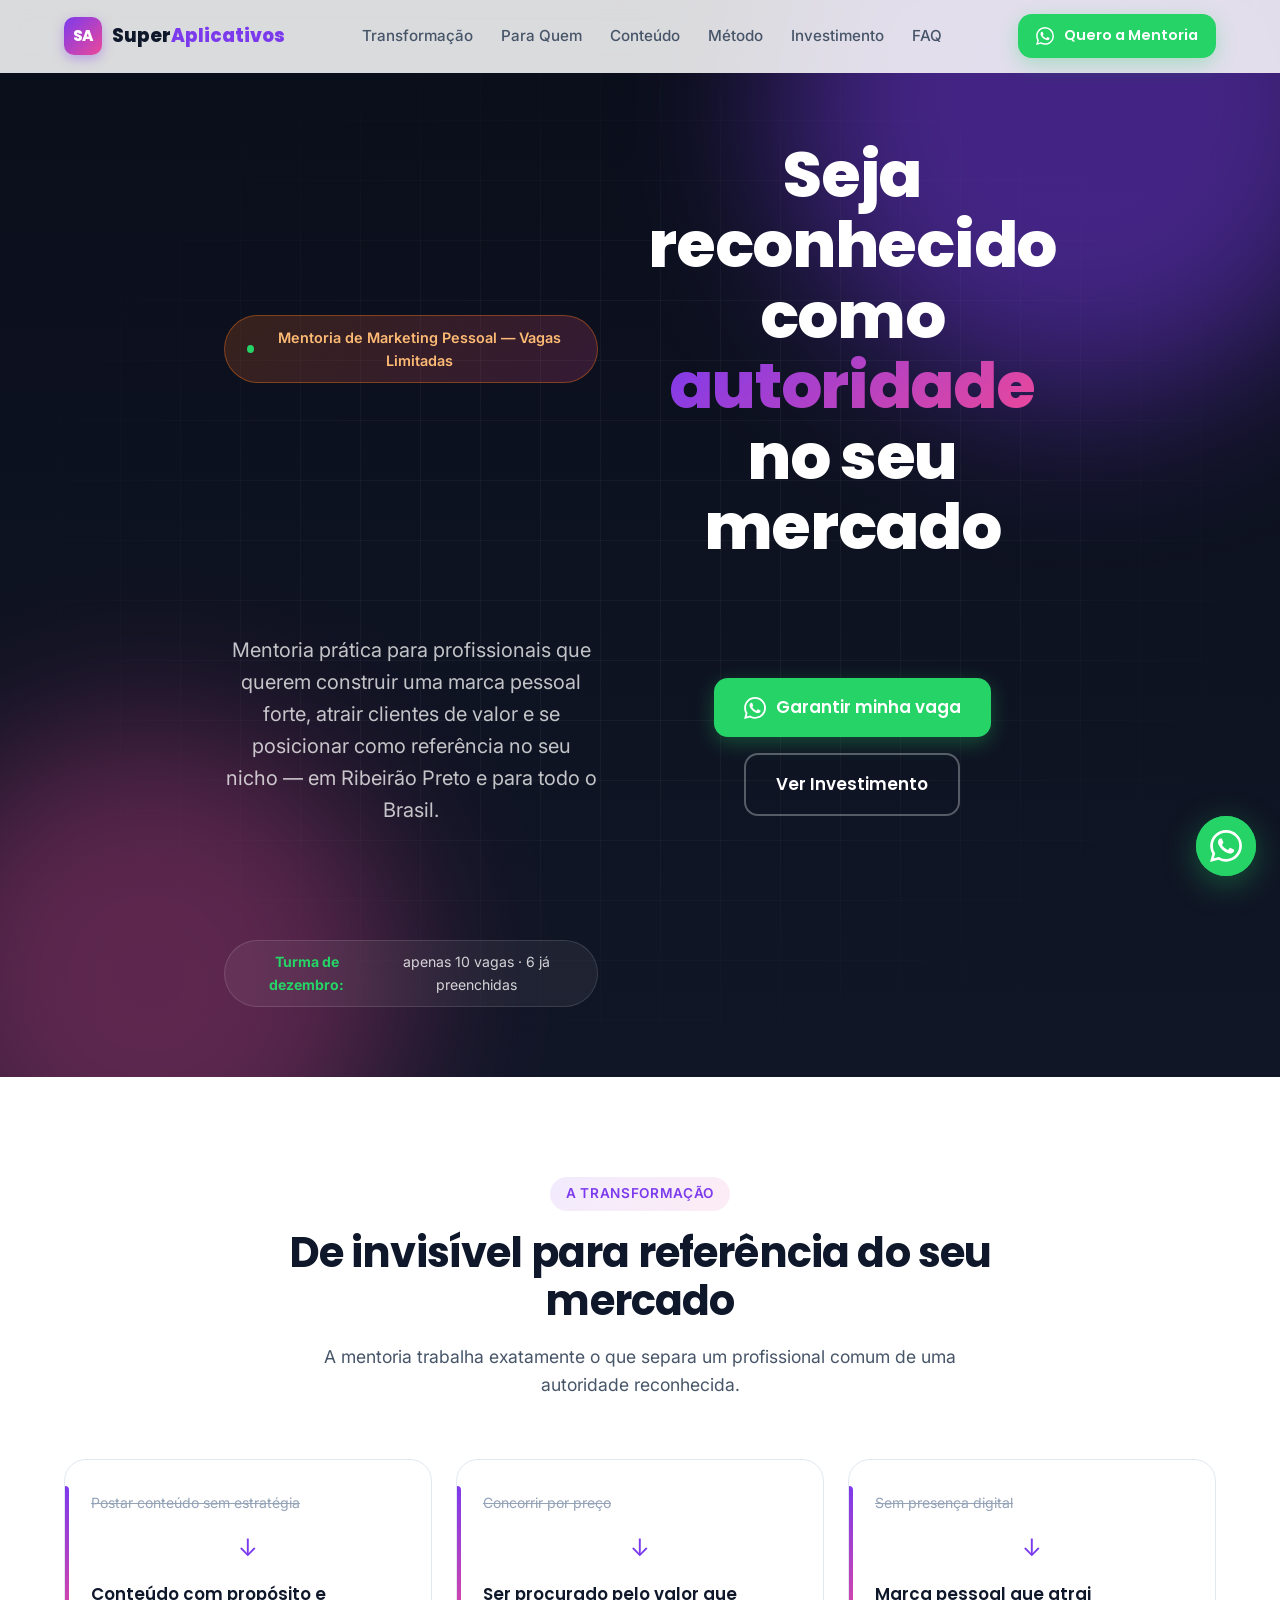
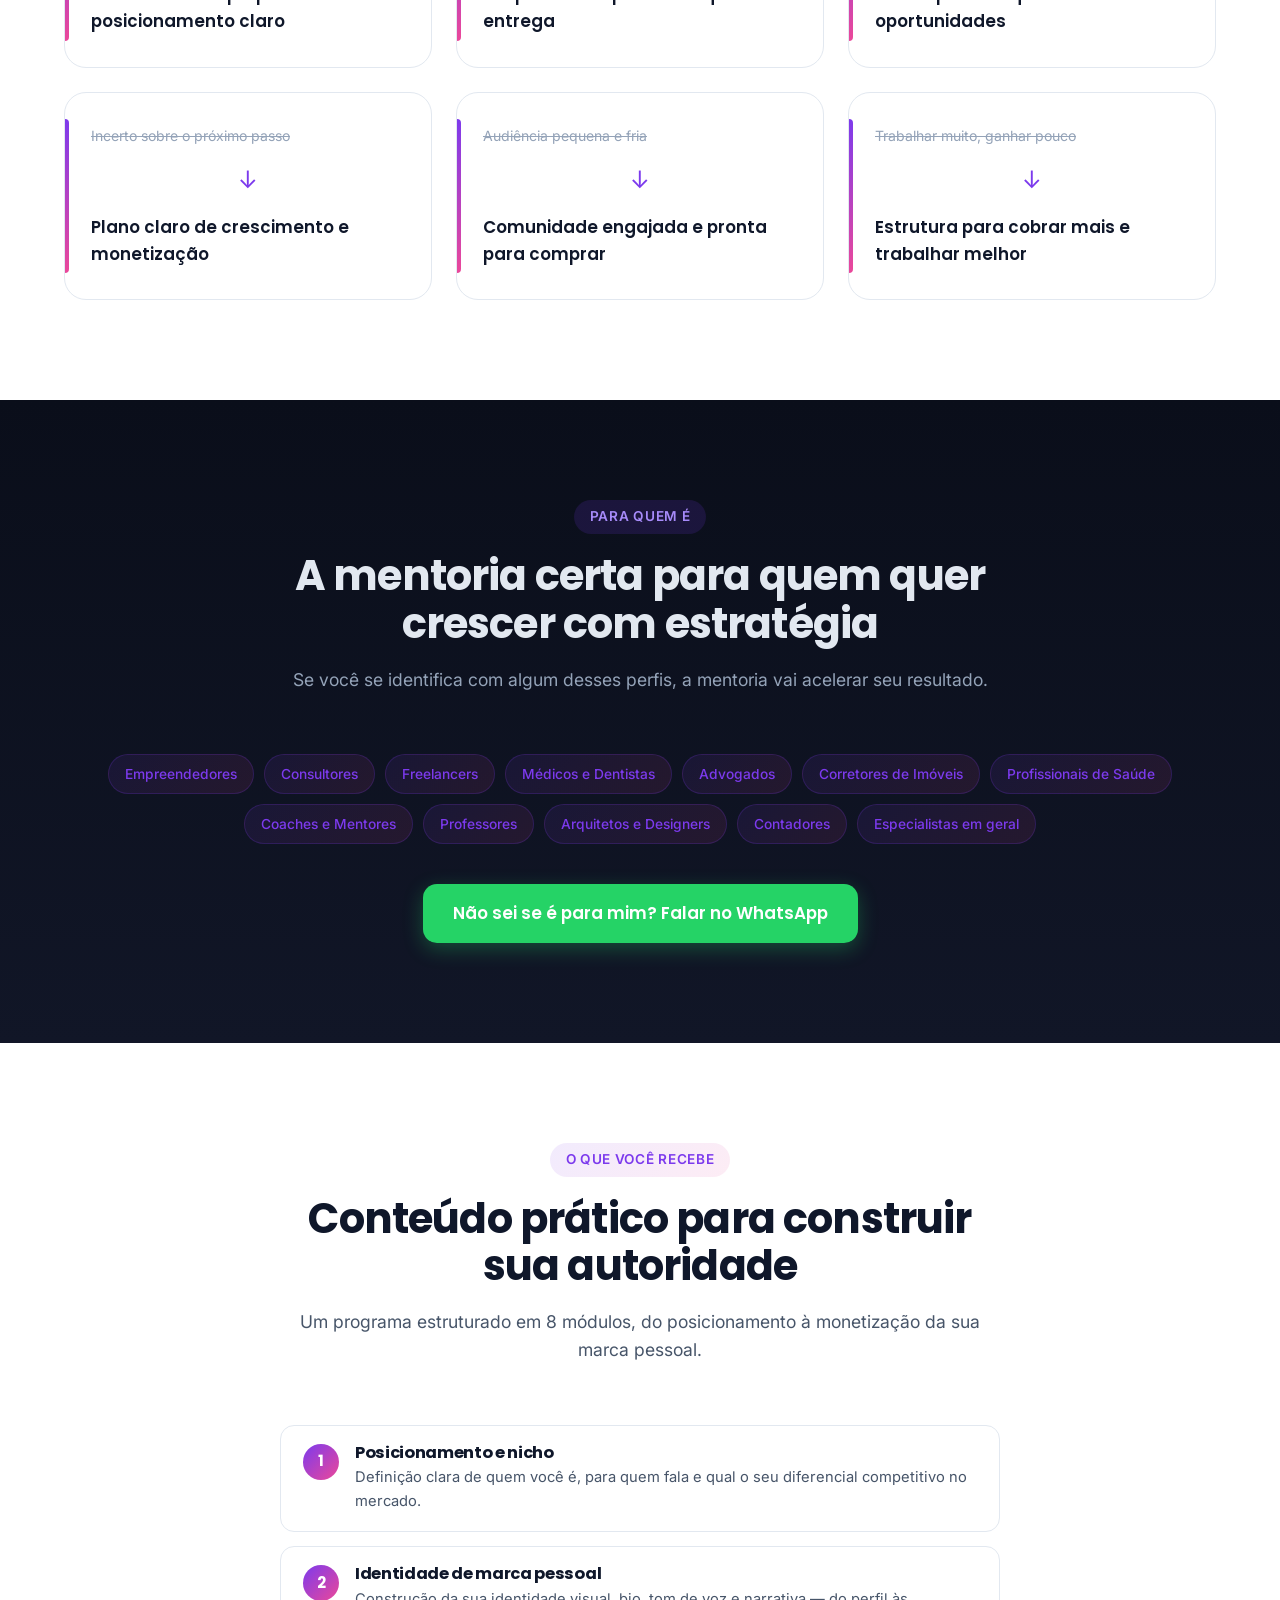
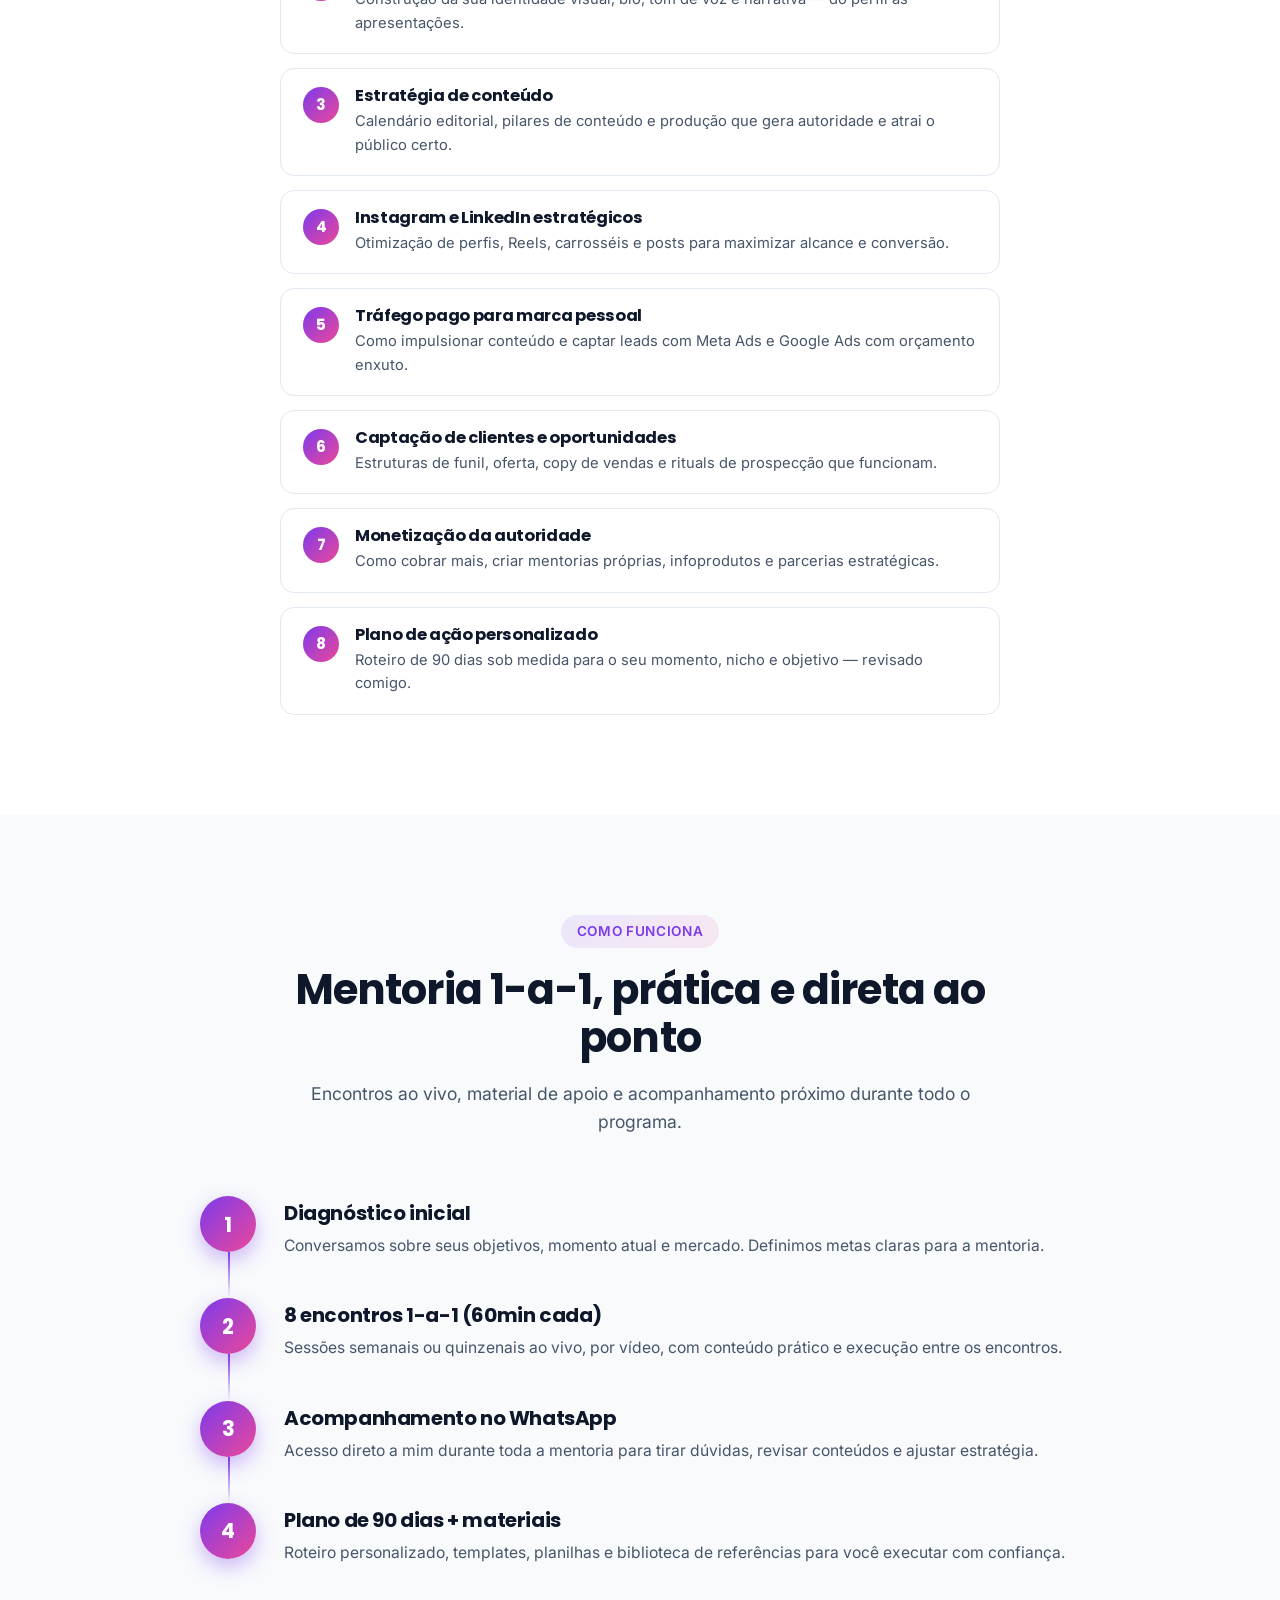
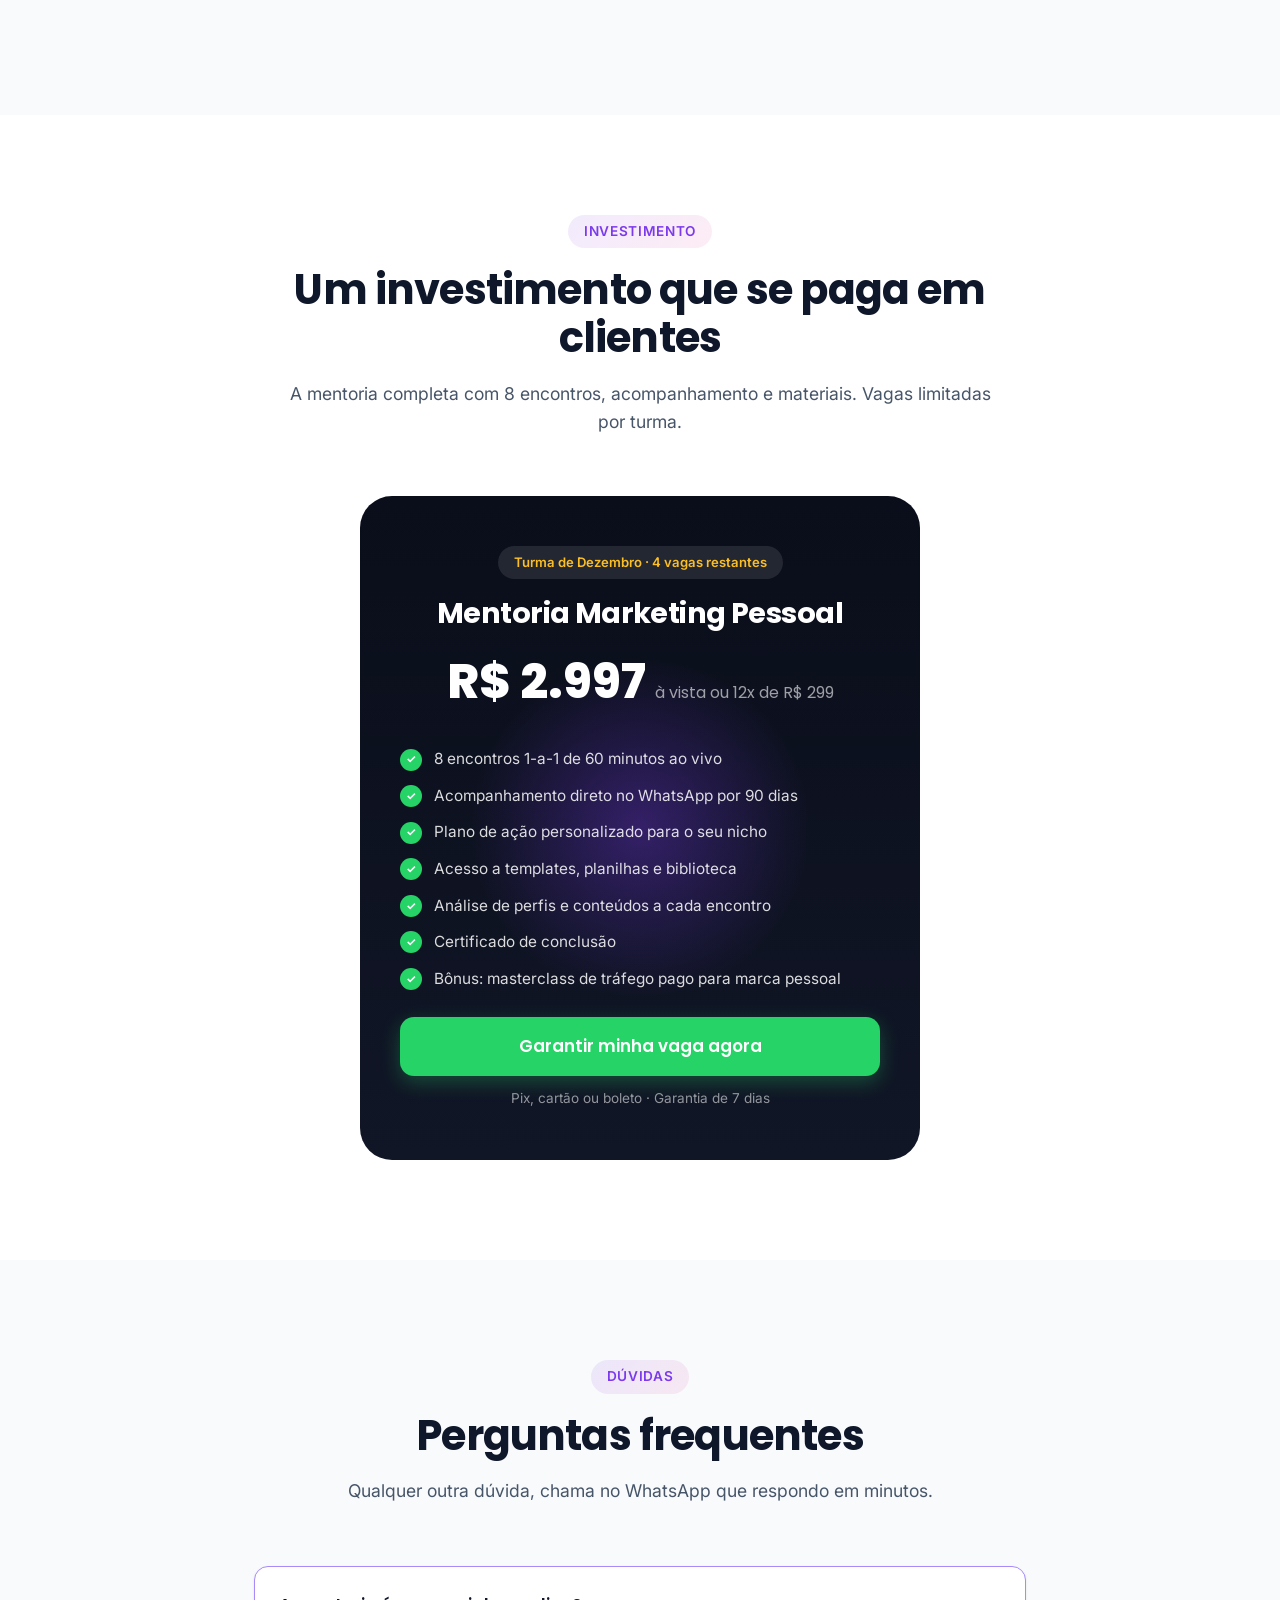
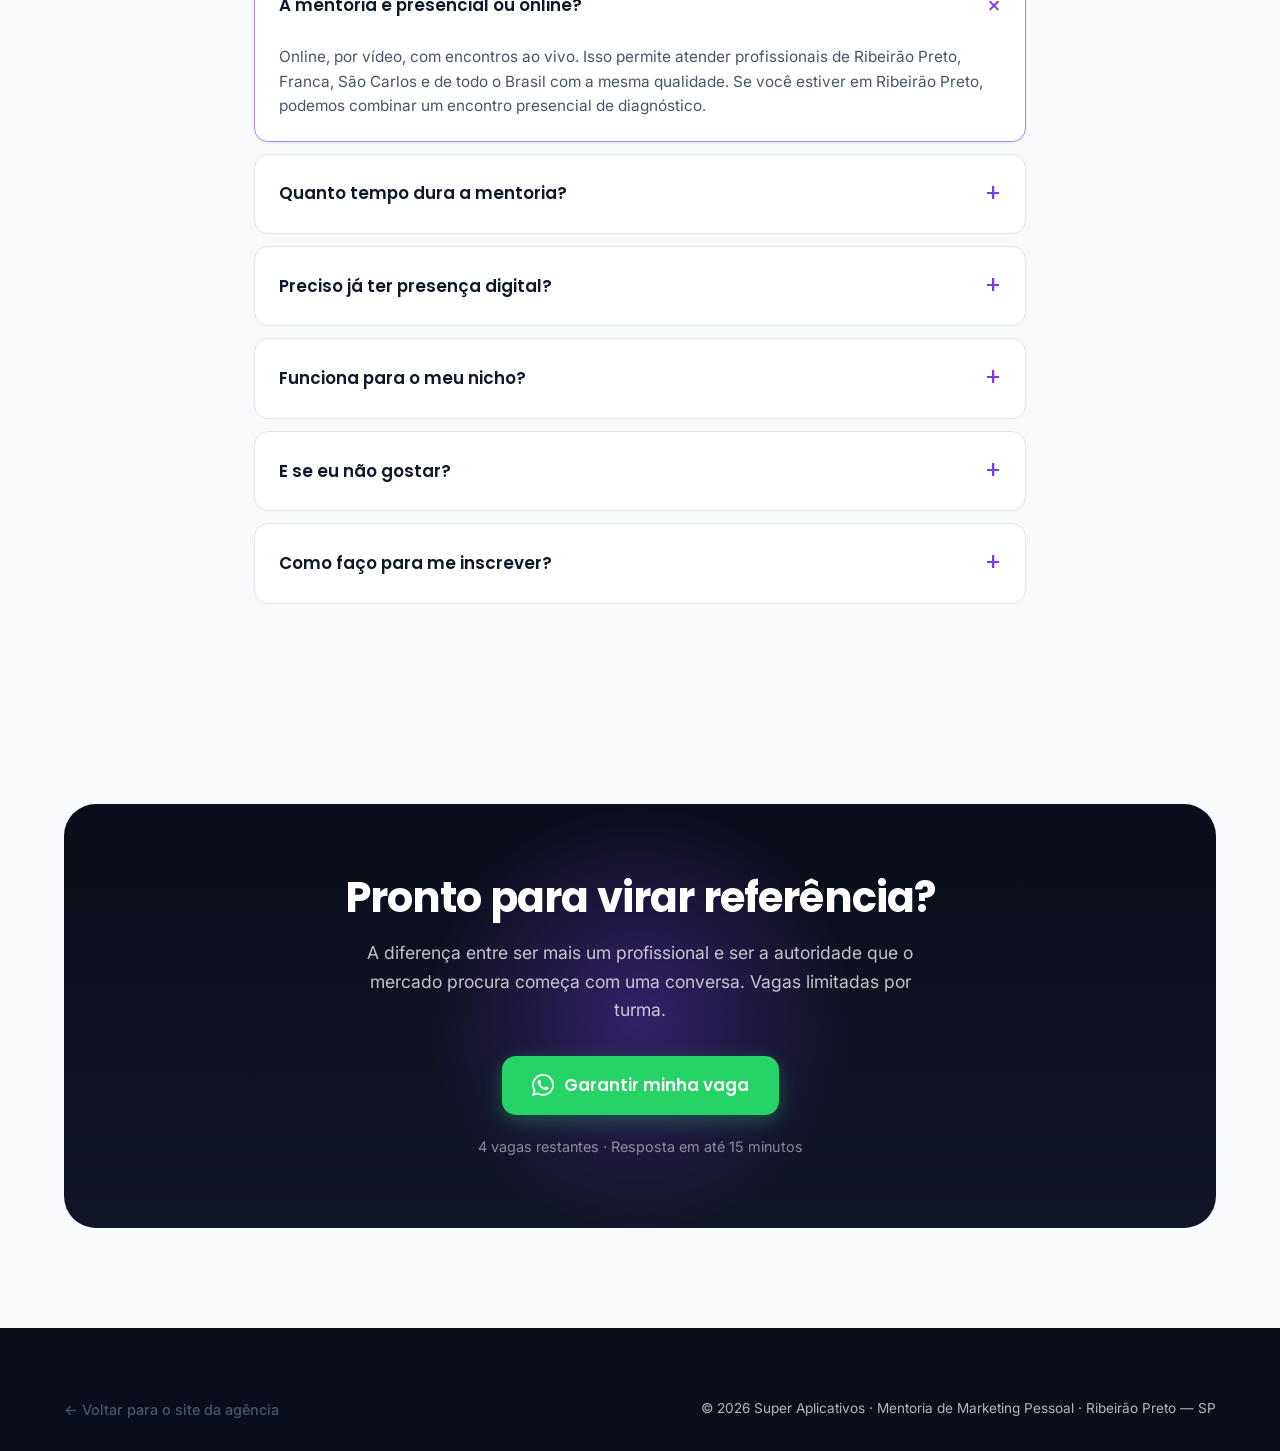
<file: mentoria.html>
<!DOCTYPE html>
<html lang="pt-BR">
<head>
    <meta charset="UTF-8">
    <meta name="viewport" content="width=device-width, initial-scale=1.0">
    <title>Mentoria de Marketing Pessoal | Super Aplicativos</title>
    <meta name="description" content="Mentoria de Marketing Pessoal para você se tornar uma autoridade no seu nicho, atrair clientes e oportunidades. Posicionamento, branding pessoal e estratégia de conteúdo. Vagas limitadas.">
    <meta name="keywords" content="mentoria de marketing pessoal, branding pessoal, marketing pessoal, mentoria de marketing digital, posicionamento pessoal, autoridade, personal branding Ribeirão Preto">
    <meta name="robots" content="index, follow, max-image-preview:large">
    <link rel="canonical" href="https://superaplicativos.github.io/Agencia-de-Marketing/mentoria.html">
    <meta name="google-site-verification" content="Ti_ocqoKkhviHMyl84iGh_a7lhfOhPaRMrYRpkjdWzI" />
    <meta name="geo.region" content="BR-SP">
    <meta name="geo.placename" content="Ribeirão Preto, São Paulo, Brasil">
    <meta property="og:title" content="Mentoria de Marketing Pessoal | Super Aplicativos">
    <meta property="og:description" content="Seja reconhecido como autoridade no seu mercado. Mentoria prática de marketing pessoal e branding.">
    <meta property="og:type" content="website">
    <meta property="og:locale" content="pt_BR">
    <meta property="og:url" content="https://superaplicativos.github.io/Agencia-de-Marketing/mentoria.html">
    <meta property="og:image" content="https://superaplicativos.github.io/Agencia-de-Marketing/assets/img/hero-dashboard.png">
    <meta name="theme-color" content="#7c3aed">
    <link rel="preconnect" href="https://fonts.googleapis.com">
    <link rel="preconnect" href="https://fonts.gstatic.com" crossorigin>
    <link href="https://fonts.googleapis.com/css2?family=Poppins:wght@300;400;500;600;700;800;900&family=Inter:wght@400;500;600;700&display=swap" rel="stylesheet">
    <link rel="stylesheet" href="assets/css/styles.css">
    <link rel="icon" type="image/svg+xml" href="assets/img/favicon.svg">
    <style>
        /* Mentoria-specific styles */
        .mentoria-hero {
            position: relative;
            min-height: 92vh;
            display: flex;
            align-items: center;
            padding: 140px 0 70px;
            background: var(--gradient-dark);
            overflow: hidden;
            color: #fff;
        }
        .mentoria-hero .hero-bg { position: absolute; inset: 0; z-index: 0; }
        .mentoria-hero .hero-content {
            position: relative; z-index: 1; text-align: center; max-width: 880px;
        }
        .mentoria-hero .hero-title { font-size: clamp(2.2rem, 5.5vw, 4rem); margin-bottom: 22px; }
        .mentoria-hero .hero-subtitle { max-width: 680px; margin: 0 auto 34px; }
        .mentoria-hero .hero-cta { justify-content: center; margin-bottom: 0; }
        .mentor-highlight {
            display: inline-flex; align-items: center; gap: 10px;
            padding: 10px 22px; border-radius: 100px;
            background: linear-gradient(135deg, rgba(249,115,22,0.18), rgba(236,72,153,0.18));
            border: 1px solid rgba(249,115,22,0.4);
            font-size: 0.9rem; font-weight: 600; color: #fdba74; margin-bottom: 26px;
        }
        .countdown-bar {
            display: inline-flex; align-items: center; gap: 8px;
            margin-top: 30px; padding: 10px 20px;
            background: rgba(255,255,255,0.06); border: 1px solid rgba(255,255,255,0.12);
            border-radius: 100px; font-size: 0.88rem; color: rgba(255,255,255,0.8);
        }
        .countdown-bar strong { color: var(--color-whatsapp); }
        .transformation-grid {
            display: grid; grid-template-columns: repeat(auto-fit, minmax(280px, 1fr)); gap: 24px;
        }
        .trans-card {
            background: #fff; border: 1px solid var(--color-border); border-radius: var(--radius-lg);
            padding: 32px 26px; transition: all var(--transition); position: relative;
        }
        .trans-card:hover { transform: translateY(-4px); box-shadow: var(--shadow-lg); border-color: var(--color-primary-light); }
        .trans-card::before {
            content: ''; position: absolute; left: 0; top: 26px; bottom: 26px; width: 4px;
            background: var(--gradient-brand); border-radius: 0 4px 4px 0;
        }
        .trans-from { color: var(--color-text-muted); font-size: 0.88rem; text-decoration: line-through; margin-bottom: 6px; }
        .trans-to { color: var(--color-text); font-size: 1.05rem; font-weight: 600; font-family: var(--font-heading); }
        .trans-arrow { text-align: center; color: var(--color-primary); font-size: 1.5rem; margin: 14px 0; }
        .includes-list { display: grid; grid-template-columns: 1fr; gap: 14px; max-width: 720px; margin: 0 auto; }
        .include-item {
            display: flex; align-items: flex-start; gap: 16px; padding: 18px 22px;
            background: #fff; border: 1px solid var(--color-border); border-radius: var(--radius-md);
            transition: all var(--transition);
        }
        .include-item:hover { border-color: var(--color-primary-light); box-shadow: var(--shadow-sm); }
        .include-num {
            flex-shrink: 0; width: 36px; height: 36px; border-radius: 50%;
            background: var(--gradient-brand); color: #fff; display: flex; align-items: center; justify-content: center;
            font-family: var(--font-heading); font-weight: 700; font-size: 0.95rem;
        }
        .include-item h4 { font-size: 1.02rem; margin-bottom: 4px; }
        .include-item p { font-size: 0.92rem; color: var(--color-text-soft); margin: 0; }
        .pricing-box {
            max-width: 560px; margin: 0 auto; background: var(--gradient-dark);
            border-radius: var(--radius-xl); padding: 50px 40px; text-align: center;
            color: #fff; position: relative; overflow: hidden;
        }
        .pricing-box::before {
            content: ''; position: absolute; top: 50%; left: 50%; width: 400px; height: 400px;
            background: radial-gradient(circle, rgba(124,58,237,0.35) 0%, transparent 60%);
            transform: translate(-50%, -50%); z-index: 0;
        }
        .pricing-box > * { position: relative; z-index: 1; }
        .pricing-tag {
            display: inline-block; padding: 6px 16px; background: rgba(255,255,255,0.1);
            border-radius: 100px; font-size: 0.82rem; font-weight: 600; margin-bottom: 18px; color: #fbbf24;
        }
        .pricing-title { font-size: 1.8rem; margin-bottom: 10px; }
        .pricing-price { font-family: var(--font-heading); font-size: 3rem; font-weight: 800; margin: 14px 0; }
        .pricing-price small { font-size: 1rem; font-weight: 400; opacity: 0.6; }
        .pricing-features { text-align: left; margin: 26px 0; display: grid; gap: 12px; }
        .pricing-features li { display: flex; align-items: center; gap: 12px; font-size: 0.96rem; color: rgba(255,255,255,0.85); }
        .pricing-features li::before {
            content: '✓'; width: 22px; height: 22px; background: var(--color-whatsapp);
            border-radius: 50%; display: flex; align-items: center; justify-content: center;
            font-size: 0.72rem; font-weight: 700; color: #fff; flex-shrink: 0;
        }
        .back-link {
            display: inline-flex; align-items: center; gap: 8px; color: var(--color-text-soft);
            font-size: 0.9rem; font-weight: 500; transition: color var(--transition);
        }
        .back-link:hover { color: var(--color-primary); }
        .audience-tags { display: flex; flex-wrap: wrap; gap: 10px; justify-content: center; margin-top: 14px; }
        .audience-tags span {
            padding: 8px 16px; background: var(--gradient-brand-soft); border: 1px solid rgba(124,58,237,0.2);
            border-radius: 100px; font-size: 0.86rem; font-weight: 500; color: var(--color-primary);
        }
        @media (max-width: 768px) {
            .mentoria-hero { min-height: auto; padding: 120px 0 50px; }
            .pricing-box { padding: 36px 24px; }
            .pricing-price { font-size: 2.4rem; }
        }
    </style>
</head>
<body>

    <!-- HEADER -->
    <header class="header" id="header">
        <div class="container header-container">
            <a href="index.html" class="logo">
                <span class="logo-mark">SA</span>
                <span class="logo-text">Super<span>Aplicativos</span></span>
            </a>
            <nav class="nav" id="nav">
                <a href="#transformacao">Transformação</a>
                <a href="#para-quem">Para Quem</a>
                <a href="#conteudo">Conteúdo</a>
                <a href="#metodo">Método</a>
                <a href="#investimento">Investimento</a>
                <a href="#faq">FAQ</a>
            </nav>
            <a href="https://wa.me/5511966161611?text=Ol%C3%A1!%20Quero%20saber%20mais%20sobre%20a%20Mentoria%20de%20Marketing%20Pessoal." class="btn btn-whatsapp header-cta" target="_blank" rel="noopener">
                <svg viewBox="0 0 24 24" width="18" height="18" fill="currentColor"><path d="M17.472 14.382c-.297-.149-1.758-.867-2.03-.967-.273-.099-.471-.148-.67.15-.197.297-.767.966-.94 1.164-.173.199-.347.223-.644.075-.297-.15-1.255-.463-2.39-1.475-.883-.788-1.48-1.761-1.653-2.059-.173-.297-.018-.458.13-.608.134-.133.298-.347.446-.52.149-.174.198-.298.298-.497.099-.198.05-.371-.025-.52-.075-.149-.669-1.612-.916-2.207-.242-.579-.487-.5-.669-.51l-.57-.01c-.198 0-.52.074-.792.372-.272.297-1.04 1.016-1.04 2.479 0 1.462 1.065 2.875 1.213 3.074.149.198 2.096 3.2 5.077 4.487.709.306 1.262.489 1.694.625.712.227 1.36.195 1.871.118.571-.085 1.758-.719 2.006-1.413.248-.694.248-1.289.173-1.413-.074-.124-.272-.198-.57-.347m-5.421 7.403h-.004a9.87 9.87 0 01-5.031-1.378l-.361-.214-3.741.982.998-3.648-.235-.374a9.86 9.86 0 01-1.51-5.26c.001-5.45 4.436-9.884 9.888-9.884 2.64 0 5.122 1.03 6.988 2.898a9.825 9.825 0 012.893 6.994c-.003 5.45-4.437 9.884-9.885 9.884m8.413-18.297A11.815 11.815 0 0012.05 0C5.495 0 .16 5.335.157 11.892c0 2.096.547 4.142 1.588 5.945L.057 24l6.305-1.654a11.882 11.882 0 005.683 1.448h.005c6.554 0 11.89-5.335 11.893-11.893a11.821 11.821 0 00-3.48-8.413z"/></svg>
                <span>Quero a Mentoria</span>
            </a>
            <button class="menu-toggle" id="menuToggle" aria-label="Abrir menu">
                <span></span><span></span><span></span>
            </button>
        </div>
    </header>

    <!-- HERO MENTORIA -->
    <section class="mentoria-hero" id="hero">
        <div class="hero-bg">
            <div class="hero-glow glow-1"></div>
            <div class="hero-glow glow-2"></div>
            <div class="hero-grid"></div>
        </div>
        <div class="container hero-content">
            <div class="mentor-highlight">
                <span class="pulse-dot"></span>
                Mentoria de Marketing Pessoal — Vagas Limitadas
            </div>
            <h1 class="hero-title">
                Seja reconhecido como <span class="gradient-text">autoridade</span> no seu mercado
            </h1>
            <p class="hero-subtitle">
                Mentoria prática para profissionais que querem construir uma marca pessoal forte,
                atrair clientes de valor e se posicionar como referência no seu nicho — em Ribeirão Preto
                e para todo o Brasil.
            </p>
            <div class="hero-cta">
                <a href="https://wa.me/5511966161611?text=Ol%C3%A1!%20Quero%20garantir%20minha%20vaga%20na%20Mentoria%20de%20Marketing%20Pessoal.%20Pode%20me%20passar%20detalhes?" class="btn btn-whatsapp btn-lg btn-glow" target="_blank" rel="noopener">
                    <svg viewBox="0 0 24 24" width="22" height="22" fill="currentColor"><path d="M17.472 14.382c-.297-.149-1.758-.867-2.03-.967-.273-.099-.471-.148-.67.15-.197.297-.767.966-.94 1.164-.173.199-.347.223-.644.075-.297-.15-1.255-.463-2.39-1.475-.883-.788-1.48-1.761-1.653-2.059-.173-.297-.018-.458.13-.608.134-.133.298-.347.446-.52.149-.174.198-.298.298-.497.099-.198.05-.371-.025-.52-.075-.149-.669-1.612-.916-2.207-.242-.579-.487-.5-.669-.51l-.57-.01c-.198 0-.52.074-.792.372-.272.297-1.04 1.016-1.04 2.479 0 1.462 1.065 2.875 1.213 3.074.149.198 2.096 3.2 5.077 4.487.709.306 1.262.489 1.694.625.712.227 1.36.195 1.871.118.571-.085 1.758-.719 2.006-1.413.248-.694.248-1.289.173-1.413-.074-.124-.272-.198-.57-.347m-5.421 7.403h-.004a9.87 9.87 0 01-5.031-1.378l-.361-.214-3.741.982.998-3.648-.235-.374a9.86 9.86 0 01-1.51-5.26c.001-5.45 4.436-9.884 9.888-9.884 2.64 0 5.122 1.03 6.988 2.898a9.825 9.825 0 012.893 6.994c-.003 5.45-4.437 9.884-9.885 9.884m8.413-18.297A11.815 11.815 0 0012.05 0C5.495 0 .16 5.335.157 11.892c0 2.096.547 4.142 1.588 5.945L.057 24l6.305-1.654a11.882 11.882 0 005.683 1.448h.005c6.554 0 11.89-5.335 11.893-11.893a11.821 11.821 0 00-3.48-8.413z"/></svg>
                    Garantir minha vaga
                </a>
                <a href="#investimento" class="btn btn-outline btn-lg">Ver Investimento</a>
            </div>
            <div class="countdown-bar">
                <strong>Turma de dezembro:</strong> apenas 10 vagas · 6 já preenchidas
            </div>
        </div>
    </section>

    <!-- TRANSFORMAÇÃO -->
    <section class="services section" id="transformacao">
        <div class="container">
            <div class="section-header">
                <span class="section-tag">A Transformação</span>
                <h2 class="section-title">De invisível para referência do seu mercado</h2>
                <p class="section-subtitle">A mentoria trabalha exatamente o que separa um profissional comum de uma autoridade reconhecida.</p>
            </div>
            <div class="transformation-grid">
                <div class="trans-card">
                    <div class="trans-from">Postar conteúdo sem estratégia</div>
                    <div class="trans-arrow">↓</div>
                    <div class="trans-to">Conteúdo com propósito e posicionamento claro</div>
                </div>
                <div class="trans-card">
                    <div class="trans-from">Concorrir por preço</div>
                    <div class="trans-arrow">↓</div>
                    <div class="trans-to">Ser procurado pelo valor que entrega</div>
                </div>
                <div class="trans-card">
                    <div class="trans-from">Sem presença digital</div>
                    <div class="trans-arrow">↓</div>
                    <div class="trans-to">Marca pessoal que atrai oportunidades</div>
                </div>
                <div class="trans-card">
                    <div class="trans-from">Incerto sobre o próximo passo</div>
                    <div class="trans-arrow">↓</div>
                    <div class="trans-to">Plano claro de crescimento e monetização</div>
                </div>
                <div class="trans-card">
                    <div class="trans-from">Audiência pequena e fria</div>
                    <div class="trans-arrow">↓</div>
                    <div class="trans-to">Comunidade engajada e pronta para comprar</div>
                </div>
                <div class="trans-card">
                    <div class="trans-from">Trabalhar muito, ganhar pouco</div>
                    <div class="trans-arrow">↓</div>
                    <div class="trans-to">Estrutura para cobrar mais e trabalhar melhor</div>
                </div>
            </div>
        </div>
    </section>

    <!-- PARA QUEM É -->
    <section class="differentials section section-dark" id="para-quem">
        <div class="container">
            <div class="section-header section-header-light">
                <span class="section-tag">Para Quem É</span>
                <h2 class="section-title">A mentoria certa para quem quer crescer com estratégia</h2>
                <p class="section-subtitle">Se você se identifica com algum desses perfis, a mentoria vai acelerar seu resultado.</p>
            </div>
            <div class="audience-tags">
                <span>Empreendedores</span>
                <span>Consultores</span>
                <span>Freelancers</span>
                <span>Médicos e Dentistas</span>
                <span>Advogados</span>
                <span>Corretores de Imóveis</span>
                <span>Profissionais de Saúde</span>
                <span>Coaches e Mentores</span>
                <span>Professores</span>
                <span>Arquitetos e Designers</span>
                <span>Contadores</span>
                <span>Especialistas em geral</span>
            </div>
            <div style="text-align:center; margin-top: 40px;">
                <a href="https://wa.me/5511966161611?text=Ol%C3%A1!%20Sou%20[seu%20profiss%C3%A3o]%20e%20quero%20saber%20se%20a%20Mentoria%20de%20Marketing%20Pessoal%20%C3%A9%20para%20mim." class="btn btn-whatsapp btn-lg" target="_blank" rel="noopener">
                    Não sei se é para mim? Falar no WhatsApp
                </a>
            </div>
        </div>
    </section>

    <!-- CONTEÚDO DA MENTORIA -->
    <section class="services section" id="conteudo">
        <div class="container">
            <div class="section-header">
                <span class="section-tag">O Que Você Recebe</span>
                <h2 class="section-title">Conteúdo prático para construir sua autoridade</h2>
                <p class="section-subtitle">Um programa estruturado em 8 módulos, do posicionamento à monetização da sua marca pessoal.</p>
            </div>
            <div class="includes-list">
                <div class="include-item">
                    <div class="include-num">1</div>
                    <div>
                        <h4>Posicionamento e nicho</h4>
                        <p>Definição clara de quem você é, para quem fala e qual o seu diferencial competitivo no mercado.</p>
                    </div>
                </div>
                <div class="include-item">
                    <div class="include-num">2</div>
                    <div>
                        <h4>Identidade de marca pessoal</h4>
                        <p>Construção da sua identidade visual, bio, tom de voz e narrativa — do perfil às apresentações.</p>
                    </div>
                </div>
                <div class="include-item">
                    <div class="include-num">3</div>
                    <div>
                        <h4>Estratégia de conteúdo</h4>
                        <p>Calendário editorial, pilares de conteúdo e produção que gera autoridade e atrai o público certo.</p>
                    </div>
                </div>
                <div class="include-item">
                    <div class="include-num">4</div>
                    <div>
                        <h4>Instagram e LinkedIn estratégicos</h4>
                        <p>Otimização de perfis, Reels, carrosséis e posts para maximizar alcance e conversão.</p>
                    </div>
                </div>
                <div class="include-item">
                    <div class="include-num">5</div>
                    <div>
                        <h4>Tráfego pago para marca pessoal</h4>
                        <p>Como impulsionar conteúdo e captar leads com Meta Ads e Google Ads com orçamento enxuto.</p>
                    </div>
                </div>
                <div class="include-item">
                    <div class="include-num">6</div>
                    <div>
                        <h4>Captação de clientes e oportunidades</h4>
                        <p>Estruturas de funil, oferta, copy de vendas e rituals de prospecção que funcionam.</p>
                    </div>
                </div>
                <div class="include-item">
                    <div class="include-num">7</div>
                    <div>
                        <h4>Monetização da autoridade</h4>
                        <p>Como cobrar mais, criar mentorias próprias, infoprodutos e parcerias estratégicas.</p>
                    </div>
                </div>
                <div class="include-item">
                    <div class="include-num">8</div>
                    <div>
                        <h4>Plano de ação personalizado</h4>
                        <p>Roteiro de 90 dias sob medida para o seu momento, nicho e objetivo — revisado comigo.</p>
                    </div>
                </div>
            </div>
        </div>
    </section>

    <!-- MÉTODO -->
    <section class="process section" id="metodo">
        <div class="container">
            <div class="section-header">
                <span class="section-tag">Como Funciona</span>
                <h2 class="section-title">Mentoria 1-a-1, prática e direta ao ponto</h2>
                <p class="section-subtitle">Encontros ao vivo, material de apoio e acompanhamento próximo durante todo o programa.</p>
            </div>
            <div class="process-timeline">
                <div class="process-step">
                    <div class="process-marker"><span class="process-num">1</span></div>
                    <div class="process-content">
                        <h3>Diagnóstico inicial</h3>
                        <p>Conversamos sobre seus objetivos, momento atual e mercado. Definimos metas claras para a mentoria.</p>
                    </div>
                </div>
                <div class="process-step">
                    <div class="process-marker"><span class="process-num">2</span></div>
                    <div class="process-content">
                        <h3>8 encontros 1-a-1 (60min cada)</h3>
                        <p>Sessões semanais ou quinzenais ao vivo, por vídeo, com conteúdo prático e execução entre os encontros.</p>
                    </div>
                </div>
                <div class="process-step">
                    <div class="process-marker"><span class="process-num">3</span></div>
                    <div class="process-content">
                        <h3>Acompanhamento no WhatsApp</h3>
                        <p>Acesso direto a mim durante toda a mentoria para tirar dúvidas, revisar conteúdos e ajustar estratégia.</p>
                    </div>
                </div>
                <div class="process-step">
                    <div class="process-marker"><span class="process-num">4</span></div>
                    <div class="process-content">
                        <h3>Plano de 90 dias + materiais</h3>
                        <p>Roteiro personalizado, templates, planilhas e biblioteca de referências para você executar com confiança.</p>
                    </div>
                </div>
            </div>
        </div>
    </section>

    <!-- INVESTIMENTO -->
    <section class="results section" id="investimento">
        <div class="container">
            <div class="section-header">
                <span class="section-tag">Investimento</span>
                <h2 class="section-title">Um investimento que se paga em clientes</h2>
                <p class="section-subtitle">A mentoria completa com 8 encontros, acompanhamento e materiais. Vagas limitadas por turma.</p>
            </div>
            <div class="pricing-box">
                <div class="pricing-tag">Turma de Dezembro · 4 vagas restantes</div>
                <h3 class="pricing-title">Mentoria Marketing Pessoal</h3>
                <div class="pricing-price">
                    R$ 2.997 <small>à vista ou 12x de R$ 299</small>
                </div>
                <ul class="pricing-features">
                    <li>8 encontros 1-a-1 de 60 minutos ao vivo</li>
                    <li>Acompanhamento direto no WhatsApp por 90 dias</li>
                    <li>Plano de ação personalizado para o seu nicho</li>
                    <li>Acesso a templates, planilhas e biblioteca</li>
                    <li>Análise de perfis e conteúdos a cada encontro</li>
                    <li>Certificado de conclusão</li>
                    <li>Bônus: masterclass de tráfego pago para marca pessoal</li>
                </ul>
                <a href="https://wa.me/5511966161611?text=Ol%C3%A1!%20Quero%20garantir%20minha%20vaga%20na%20Mentoria%20de%20Marketing%20Pessoal.%20Pode%20me%20enviar%20o%20link%20de%20pagamento%3F" class="btn btn-whatsapp btn-lg btn-glow" target="_blank" rel="noopener" style="width:100%; margin-bottom: 12px;">
                    Garantir minha vaga agora
                </a>
                <p style="font-size: 0.85rem; color: rgba(255,255,255,0.55);">
                    Pix, cartão ou boleto · Garantia de 7 dias
                </p>
            </div>
        </div>
    </section>

    <!-- FAQ -->
    <section class="faq section" id="faq">
        <div class="container container-narrow">
            <div class="section-header">
                <span class="section-tag">Dúvidas</span>
                <h2 class="section-title">Perguntas frequentes</h2>
                <p class="section-subtitle">Qualquer outra dúvida, chama no WhatsApp que respondo em minutos.</p>
            </div>
            <div class="faq-list">
                <details class="faq-item" open>
                    <summary>A mentoria é presencial ou online?</summary>
                    <div class="faq-answer">
                        <p>Online, por vídeo, com encontros ao vivo. Isso permite atender profissionais de Ribeirão Preto, Franca, São Carlos e de todo o Brasil com a mesma qualidade. Se você estiver em Ribeirão Preto, podemos combinar um encontro presencial de diagnóstico.</p>
                    </div>
                </details>
                <details class="faq-item">
                    <summary>Quanto tempo dura a mentoria?</summary>
                    <div class="faq-answer">
                        <p>8 encontros de 60 minutos, geralmente um por semana ou quinzenal. O programa completo dura de 8 a 16 semanas, mais 90 dias de acompanhamento no WhatsApp.</p>
                    </div>
                </details>
                <details class="faq-item">
                    <summary>Preciso já ter presença digital?</summary>
                    <div class="faq-answer">
                        <p>Não. A mentoria atende desde quem está começando do zero até quem já tem presença mas não consegue resultado. O diagnóstico inicial define o ponto de partida.</p>
                    </div>
                </details>
                <details class="faq-item">
                    <summary>Funciona para o meu nicho?</summary>
                    <div class="faq-answer">
                        <p>A metodologia funciona para qualquer profissional que dependa de autoridade e relacionamento para vender: médicos, advogados, consultores, corretores, coaches, arquitetos, professores e outros especialistas. O plano é personalizado para o seu mercado.</p>
                    </div>
                </details>
                <details class="faq-item">
                    <summary>E se eu não gostar?</summary>
                    <div class="faq-answer">
                        <p>Você tem 7 dias de garantia incondicional após o primeiro encontro. Se não fizer sentido, devolvemos 100% do investimento.</p>
                    </div>
                </details>
                <details class="faq-item">
                    <summary>Como faço para me inscrever?</summary>
                    <div class="faq-answer">
                        <p>Clique em qualquer botão de WhatsApp desta página. Conversamos sobre seus objetivos, confirmamos se há vaga disponível e você recebe o link de pagamento. Simples assim.</p>
                    </div>
                </details>
            </div>
        </div>
    </section>

    <!-- CTA FINAL -->
    <section class="final-cta">
        <div class="container">
            <div class="final-cta-box">
                <div class="final-cta-glow"></div>
                <h2 class="final-cta-title">Pronto para virar referência?</h2>
                <p class="final-cta-subtitle">A diferença entre ser mais um profissional e ser a autoridade que o mercado procura começa com uma conversa. Vagas limitadas por turma.</p>
                <a href="https://wa.me/5511966161611?text=Ol%C3%A1!%20Quero%20garantir%20minha%20vaga%20na%20Mentoria%20de%20Marketing%20Pessoal." class="btn btn-whatsapp btn-lg btn-glow" target="_blank" rel="noopener">
                    <svg viewBox="0 0 24 24" width="22" height="22" fill="currentColor"><path d="M17.472 14.382c-.297-.149-1.758-.867-2.03-.967-.273-.099-.471-.148-.67.15-.197.297-.767.966-.94 1.164-.173.199-.347.223-.644.075-.297-.15-1.255-.463-2.39-1.475-.883-.788-1.48-1.761-1.653-2.059-.173-.297-.018-.458.13-.608.134-.133.298-.347.446-.52.149-.174.198-.298.298-.497.099-.198.05-.371-.025-.52-.075-.149-.669-1.612-.916-2.207-.242-.579-.487-.5-.669-.51l-.57-.01c-.198 0-.52.074-.792.372-.272.297-1.04 1.016-1.04 2.479 0 1.462 1.065 2.875 1.213 3.074.149.198 2.096 3.2 5.077 4.487.709.306 1.262.489 1.694.625.712.227 1.36.195 1.871.118.571-.085 1.758-.719 2.006-1.413.248-.694.248-1.289.173-1.413-.074-.124-.272-.198-.57-.347m-5.421 7.403h-.004a9.87 9.87 0 01-5.031-1.378l-.361-.214-3.741.982.998-3.648-.235-.374a9.86 9.86 0 01-1.51-5.26c.001-5.45 4.436-9.884 9.888-9.884 2.64 0 5.122 1.03 6.988 2.898a9.825 9.825 0 012.893 6.994c-.003 5.45-4.437 9.884-9.885 9.884m8.413-18.297A11.815 11.815 0 0012.05 0C5.495 0 .16 5.335.157 11.892c0 2.096.547 4.142 1.588 5.945L.057 24l6.305-1.654a11.882 11.882 0 005.683 1.448h.005c6.554 0 11.89-5.335 11.893-11.893a11.821 11.821 0 00-3.48-8.413z"/></svg>
                    Garantir minha vaga
                </a>
                <p class="final-cta-note">4 vagas restantes · Resposta em até 15 minutos</p>
            </div>
        </div>
    </section>

    <!-- FOOTER -->
    <footer class="footer">
        <div class="container">
            <div class="footer-bottom" style="border: none; padding-top: 0;">
                <a href="index.html" class="back-link">← Voltar para o site da agência</a>
                <p>&copy; 2026 Super Aplicativos · Mentoria de Marketing Pessoal · Ribeirão Preto — SP</p>
            </div>
        </div>
    </footer>

    <a href="https://wa.me/5511966161611?text=Ol%C3%A1!%20Vim%20pela%20p%C3%A1gina%20de%20Mentoria%20de%20Marketing%20Pessoal." class="whatsapp-float" target="_blank" rel="noopener" aria-label="Falar no WhatsApp">
        <svg viewBox="0 0 24 24" width="32" height="32" fill="currentColor"><path d="M17.472 14.382c-.297-.149-1.758-.867-2.03-.967-.273-.099-.471-.148-.67.15-.197.297-.767.966-.94 1.164-.173.199-.347.223-.644.075-.297-.15-1.255-.463-2.39-1.475-.883-.788-1.48-1.761-1.653-2.059-.173-.297-.018-.458.13-.608.134-.133.298-.347.446-.52.149-.174.198-.298.298-.497.099-.198.05-.371-.025-.52-.075-.149-.669-1.612-.916-2.207-.242-.579-.487-.5-.669-.51l-.57-.01c-.198 0-.52.074-.792.372-.272.297-1.04 1.016-1.04 2.479 0 1.462 1.065 2.875 1.213 3.074.149.198 2.096 3.2 5.077 4.487.709.306 1.262.489 1.694.625.712.227 1.36.195 1.871.118.571-.085 1.758-.719 2.006-1.413.248-.694.248-1.289.173-1.413-.074-.124-.272-.198-.57-.347m-5.421 7.403h-.004a9.87 9.87 0 01-5.031-1.378l-.361-.214-3.741.982.998-3.648-.235-.374a9.86 9.86 0 01-1.51-5.26c.001-5.45 4.436-9.884 9.888-9.884 2.64 0 5.122 1.03 6.988 2.898a9.825 9.825 0 012.893 6.994c-.003 5.45-4.437 9.884-9.885 9.884m8.413-18.297A11.815 11.815 0 0012.05 0C5.495 0 .16 5.335.157 11.892c0 2.096.547 4.142 1.588 5.945L.057 24l6.305-1.654a11.882 11.882 0 005.683 1.448h.005c6.554 0 11.89-5.335 11.893-11.893a11.821 11.821 0 00-3.48-8.413z"/></svg>
        <span class="whatsapp-pulse"></span>
        <span class="whatsapp-tooltip">Garantir vaga</span>
    </a>

    <script src="assets/js/script.js"></script>
</body>
</html>
</file>
<file: assets/css/styles.css>
/* ===========================
   RESET & BASE
   =========================== */
*, *::before, *::after {
    margin: 0;
    padding: 0;
    box-sizing: border-box;
}

:root {
    /* Colors */
    --color-bg: #ffffff;
    --color-bg-alt: #f8fafc;
    --color-bg-dark: #0a0e1a;
    --color-bg-dark-alt: #111627;
    --color-text: #0f172a;
    --color-text-soft: #475569;
    --color-text-muted: #94a3b8;
    --color-border: #e2e8f0;
    --color-border-dark: #1e293b;

    /* Brand */
    --color-primary: #7c3aed;
    --color-primary-dark: #6d28d9;
    --color-primary-light: #a78bfa;
    --color-secondary: #ec4899;
    --color-accent: #f97316;

    /* WhatsApp */
    --color-whatsapp: #25d366;
    --color-whatsapp-dark: #1da851;

    /* Gradients */
    --gradient-brand: linear-gradient(135deg, #7c3aed 0%, #ec4899 100%);
    --gradient-brand-soft: linear-gradient(135deg, rgba(124, 58, 237, 0.1) 0%, rgba(236, 72, 153, 0.1) 100%);
    --gradient-dark: linear-gradient(180deg, #0a0e1a 0%, #111627 100%);
    --gradient-glow: radial-gradient(circle, rgba(124, 58, 237, 0.35) 0%, transparent 70%);

    /* Typography */
    --font-heading: 'Poppins', system-ui, sans-serif;
    --font-body: 'Inter', system-ui, sans-serif;

    /* Spacing */
    --section-padding: 100px 0;
    --container-width: 1200px;
    --container-narrow: 820px;

    /* Radius */
    --radius-sm: 8px;
    --radius-md: 14px;
    --radius-lg: 22px;
    --radius-xl: 32px;

    /* Shadows */
    --shadow-sm: 0 1px 3px rgba(15, 23, 42, 0.06), 0 1px 2px rgba(15, 23, 42, 0.04);
    --shadow-md: 0 4px 16px rgba(15, 23, 42, 0.08);
    --shadow-lg: 0 12px 40px rgba(15, 23, 42, 0.12);
    --shadow-xl: 0 24px 60px rgba(15, 23, 42, 0.18);
    --shadow-glow: 0 8px 32px rgba(37, 211, 102, 0.35);

    /* Transitions */
    --transition: 0.25s cubic-bezier(0.4, 0, 0.2, 1);
}

html {
    scroll-behavior: smooth;
    scroll-padding-top: 80px;
}

body {
    font-family: var(--font-body);
    color: var(--color-text);
    background: var(--color-bg);
    line-height: 1.6;
    -webkit-font-smoothing: antialiased;
    overflow-x: hidden;
}

img, svg { display: block; max-width: 100%; }
a { text-decoration: none; color: inherit; }
ul { list-style: none; }

/* ===========================
   LAYOUT
   =========================== */
.container {
    width: 100%;
    max-width: var(--container-width);
    margin: 0 auto;
    padding: 0 24px;
}

.container-narrow {
    max-width: var(--container-narrow);
}

.section {
    padding: var(--section-padding);
    position: relative;
}

.section-dark {
    background: var(--gradient-dark);
    color: #e2e8f0;
}

/* ===========================
   TYPOGRAPHY
   =========================== */
h1, h2, h3, h4, h5, h6 {
    font-family: var(--font-heading);
    line-height: 1.15;
    font-weight: 700;
    letter-spacing: -0.02em;
}

.gradient-text {
    background: var(--gradient-brand);
    -webkit-background-clip: text;
    background-clip: text;
    -webkit-text-fill-color: transparent;
}

.section-header {
    text-align: center;
    max-width: 720px;
    margin: 0 auto 60px;
}

.section-header-light .section-title,
.section-header-light .section-subtitle {
    color: #e2e8f0;
}

.section-tag {
    display: inline-block;
    padding: 6px 16px;
    background: var(--gradient-brand-soft);
    color: var(--color-primary);
    border-radius: 100px;
    font-size: 0.85rem;
    font-weight: 600;
    margin-bottom: 18px;
    text-transform: uppercase;
    letter-spacing: 0.05em;
}

.section-dark .section-tag {
    background: rgba(124, 58, 237, 0.15);
    color: var(--color-primary-light);
}

.section-title {
    font-size: clamp(1.8rem, 4vw, 2.6rem);
    margin-bottom: 18px;
}

.section-subtitle {
    font-size: 1.1rem;
    color: var(--color-text-soft);
    line-height: 1.6;
}

.section-dark .section-subtitle {
    color: var(--color-text-muted);
}

/* ===========================
   BUTTONS
   =========================== */
.btn {
    display: inline-flex;
    align-items: center;
    justify-content: center;
    gap: 10px;
    padding: 12px 22px;
    border-radius: var(--radius-md);
    font-family: var(--font-heading);
    font-weight: 600;
    font-size: 0.95rem;
    cursor: pointer;
    border: none;
    transition: all var(--transition);
    white-space: nowrap;
}

.btn-lg {
    padding: 16px 30px;
    font-size: 1.05rem;
}

.btn-sm {
    padding: 10px 18px;
    font-size: 0.9rem;
}

.btn-block {
    width: 100%;
}

.btn-whatsapp {
    background: var(--color-whatsapp);
    color: #fff;
    box-shadow: 0 6px 20px rgba(37, 211, 102, 0.3);
}

.btn-whatsapp:hover {
    background: var(--color-whatsapp-dark);
    transform: translateY(-2px);
    box-shadow: 0 10px 28px rgba(37, 211, 102, 0.45);
}

.btn-outline {
    background: transparent;
    color: #fff;
    border: 2px solid rgba(255, 255, 255, 0.3);
}

.btn-outline:hover {
    border-color: #fff;
    background: rgba(255, 255, 255, 0.08);
}

.btn-glow {
    animation: btnGlow 2.5s ease-in-out infinite;
}

@keyframes btnGlow {
    0%, 100% { box-shadow: 0 6px 20px rgba(37, 211, 102, 0.3); }
    50% { box-shadow: 0 6px 36px rgba(37, 211, 102, 0.6); }
}

/* ===========================
   HEADER
   =========================== */
.section,
.hero,
.trust-bar,
.final-cta,
.footer {
    scroll-margin-top: 80px;
}

.header {
    position: fixed;
    top: 0;
    left: 0;
    right: 0;
    z-index: 1000;
    background: rgba(255, 255, 255, 0.85);
    backdrop-filter: blur(12px);
    -webkit-backdrop-filter: blur(12px);
    border-bottom: 1px solid transparent;
    transition: all var(--transition);
}

.header.scrolled {
    background: rgba(255, 255, 255, 0.95);
    border-bottom-color: var(--color-border);
    box-shadow: var(--shadow-sm);
}

.header-container {
    display: flex;
    align-items: center;
    justify-content: space-between;
    height: 72px;
    gap: 24px;
}

.logo {
    display: flex;
    align-items: center;
    gap: 10px;
    font-family: var(--font-heading);
    font-weight: 800;
    font-size: 1.15rem;
    color: var(--color-text);
}

.logo-mark {
    display: inline-flex;
    align-items: center;
    justify-content: center;
    width: 38px;
    height: 38px;
    background: var(--gradient-brand);
    color: #fff;
    border-radius: 10px;
    font-size: 0.95rem;
    font-weight: 800;
    letter-spacing: -0.02em;
    box-shadow: 0 4px 12px rgba(124, 58, 237, 0.35);
}

.logo-text span {
    color: var(--color-primary);
}

.nav {
    display: flex;
    gap: 28px;
    align-items: center;
}

.nav a {
    font-size: 0.95rem;
    font-weight: 500;
    color: var(--color-text-soft);
    transition: color var(--transition);
    position: relative;
}

.nav a::after {
    content: '';
    position: absolute;
    bottom: -4px;
    left: 0;
    width: 0;
    height: 2px;
    background: var(--gradient-brand);
    transition: width var(--transition);
}

.nav a:hover {
    color: var(--color-text);
}

.nav a:hover::after {
    width: 100%;
}

.header-cta {
    padding: 10px 18px;
    font-size: 0.9rem;
}

.menu-toggle {
    display: none;
    flex-direction: column;
    gap: 5px;
    background: none;
    border: none;
    cursor: pointer;
    padding: 8px;
}

.menu-toggle span {
    width: 24px;
    height: 2px;
    background: var(--color-text);
    border-radius: 2px;
    transition: all var(--transition);
}

.menu-toggle.active span:nth-child(1) {
    transform: translateY(7px) rotate(45deg);
}

.menu-toggle.active span:nth-child(2) {
    opacity: 0;
}

.menu-toggle.active span:nth-child(3) {
    transform: translateY(-7px) rotate(-45deg);
}

/* ===========================
   HERO
   =========================== */
.hero {
    position: relative;
    min-height: 100vh;
    display: flex;
    align-items: center;
    padding: 140px 0 80px;
    background: var(--gradient-dark);
    overflow: hidden;
    color: #fff;
}

.hero-bg {
    position: absolute;
    inset: 0;
    z-index: 0;
}

.hero-glow {
    position: absolute;
    border-radius: 50%;
    filter: blur(80px);
    opacity: 0.5;
}

.glow-1 {
    width: 600px;
    height: 600px;
    background: var(--color-primary);
    top: -200px;
    right: -100px;
}

.glow-2 {
    width: 500px;
    height: 500px;
    background: var(--color-secondary);
    bottom: -150px;
    left: -100px;
    opacity: 0.35;
}

.hero-grid {
    position: absolute;
    inset: 0;
    background-image: 
        linear-gradient(rgba(255,255,255,0.04) 1px, transparent 1px),
        linear-gradient(90deg, rgba(255,255,255,0.04) 1px, transparent 1px);
    background-size: 60px 60px;
    mask-image: radial-gradient(ellipse at center, black 30%, transparent 75%);
    -webkit-mask-image: radial-gradient(ellipse at center, black 30%, transparent 75%);
}

.hero-content {
    position: relative;
    z-index: 1;
    display: grid;
    grid-template-columns: 1.05fr 1fr;
    gap: 50px;
    align-items: center;
}

.hero-text {
    text-align: left;
}

.hero-image {
    position: relative;
    display: flex;
    align-items: center;
    justify-content: center;
}

.hero-image img {
    width: 100%;
    max-width: 620px;
    height: auto;
    border-radius: var(--radius-lg);
    box-shadow: 0 24px 60px rgba(0, 0, 0, 0.4);
    position: relative;
    z-index: 1;
}

.hero-image-glow {
    position: absolute;
    top: 50%;
    left: 50%;
    width: 400px;
    height: 400px;
    background: radial-gradient(circle, rgba(124, 58, 237, 0.5) 0%, transparent 65%);
    transform: translate(-50%, -50%);
    filter: blur(40px);
    z-index: 0;
}

.hero-badge {
    display: inline-flex;
    align-items: center;
    gap: 8px;
    padding: 8px 18px;
    background: rgba(255, 255, 255, 0.08);
    border: 1px solid rgba(255, 255, 255, 0.15);
    border-radius: 100px;
    font-size: 0.88rem;
    font-weight: 500;
    margin-bottom: 28px;
    backdrop-filter: blur(10px);
}

.pulse-dot {
    width: 8px;
    height: 8px;
    background: var(--color-whatsapp);
    border-radius: 50%;
    animation: pulse 2s infinite;
}

@keyframes pulse {
    0%, 100% { box-shadow: 0 0 0 0 rgba(37, 211, 102, 0.6); }
    50% { box-shadow: 0 0 0 8px rgba(37, 211, 102, 0); }
}

.hero-title {
    font-size: clamp(2.2rem, 5.5vw, 4rem);
    font-weight: 800;
    margin-bottom: 24px;
    line-height: 1.1;
}

.hero-subtitle {
    font-size: clamp(1.05rem, 2vw, 1.25rem);
    color: rgba(255, 255, 255, 0.75);
    max-width: 580px;
    margin: 0 0 36px;
    line-height: 1.6;
}

.hero-cta {
    display: flex;
    gap: 16px;
    justify-content: flex-start;
    flex-wrap: wrap;
    margin-bottom: 40px;
}

.hero-trust {
    display: flex;
    align-items: center;
    justify-content: flex-start;
    gap: 32px;
    flex-wrap: wrap;
}

.trust-item {
    text-align: center;
}

.trust-number {
    font-family: var(--font-heading);
    font-size: 1.8rem;
    font-weight: 800;
    background: var(--gradient-brand);
    -webkit-background-clip: text;
    background-clip: text;
    -webkit-text-fill-color: transparent;
}

.trust-label {
    font-size: 0.85rem;
    color: rgba(255, 255, 255, 0.6);
    margin-top: 4px;
}

.trust-divider {
    width: 1px;
    height: 40px;
    background: rgba(255, 255, 255, 0.15);
}

/* ===========================
   TRUST BAR
   =========================== */
.trust-bar {
    padding: 40px 0;
    background: var(--color-bg-alt);
    border-bottom: 1px solid var(--color-border);
}

.trust-bar-title {
    text-align: center;
    font-size: 0.85rem;
    color: var(--color-text-muted);
    text-transform: uppercase;
    letter-spacing: 0.1em;
    margin-bottom: 24px;
    font-weight: 600;
}

.trust-logos {
    display: flex;
    flex-wrap: wrap;
    justify-content: center;
    gap: 32px 48px;
}

.trust-logo {
    font-family: var(--font-heading);
    font-weight: 600;
    font-size: 1.1rem;
    color: var(--color-text-muted);
    opacity: 0.7;
    transition: all var(--transition);
}

.trust-logo:hover {
    color: var(--color-text);
    opacity: 1;
    transform: translateY(-2px);
}

/* ===========================
   SERVICES
   =========================== */
.services {
    background: var(--color-bg);
}

.services-grid {
    display: grid;
    grid-template-columns: repeat(auto-fit, minmax(320px, 1fr));
    gap: 24px;
}

.service-card {
    background: #fff;
    border: 1px solid var(--color-border);
    border-radius: var(--radius-lg);
    padding: 36px 30px;
    transition: all var(--transition);
    position: relative;
    display: flex;
    flex-direction: column;
}

.service-card-image {
    padding: 0;
    overflow: hidden;
}

.service-card-image > .service-icon,
.service-card-image > h3,
.service-card-image > p,
.service-card-image > .service-list,
.service-card-image > .service-link,
.service-card-image > .btn {
    margin-left: 30px;
    margin-right: 30px;
}

.service-card-image > .service-icon {
    margin-top: 28px;
}

.service-card-image > .service-link {
    margin-bottom: 32px;
}

.service-card-image > .btn {
    margin-bottom: 32px;
}

.service-card-image > .service-list {
    margin-left: 30px;
    margin-right: 30px;
}

.service-cover {
    width: 100%;
    aspect-ratio: 16 / 9;
    overflow: hidden;
    position: relative;
}

.service-cover img {
    width: 100%;
    height: 100%;
    object-fit: cover;
    transition: transform 0.5s ease;
}

.service-card-image:hover .service-cover img {
    transform: scale(1.06);
}

.service-card-image .service-icon {
    margin-top: -32px;
    position: relative;
    z-index: 2;
    box-shadow: 0 8px 20px rgba(15, 23, 42, 0.15);
}

.service-card-image.service-card-featured > .service-icon {
    margin-top: -32px;
}

.service-card:hover {
    transform: translateY(-6px);
    box-shadow: var(--shadow-lg);
    border-color: var(--color-primary-light);
}

.service-card-featured {
    background: var(--gradient-dark);
    color: #e2e8f0;
    border-color: transparent;
}

.service-card-featured:hover {
    border-color: var(--color-primary);
}

.service-badge-badge {
    position: absolute;
    top: 16px;
    right: 16px;
    background: var(--gradient-brand);
    color: #fff;
    font-size: 0.72rem;
    font-weight: 700;
    padding: 4px 12px;
    border-radius: 100px;
    text-transform: uppercase;
    letter-spacing: 0.04em;
}

.service-icon {
    width: 60px;
    height: 60px;
    border-radius: var(--radius-md);
    display: flex;
    align-items: center;
    justify-content: center;
    margin-bottom: 22px;
    color: #fff;
}

.icon-traffic { background: linear-gradient(135deg, #7c3aed, #a78bfa); }
.icon-dev { background: linear-gradient(135deg, #ec4899, #f472b6); }
.icon-social { background: linear-gradient(135deg, #f97316, #fb923c); }
.icon-seo { background: linear-gradient(135deg, #06b6d4, #22d3ee); }
.icon-branding { background: linear-gradient(135deg, #84cc16, #a3e635); }
.icon-rocket { background: linear-gradient(135deg, #f59e0b, #fbbf24); }

.service-card h3 {
    font-size: 1.4rem;
    margin-bottom: 12px;
}

.service-card > p {
    color: var(--color-text-soft);
    margin-bottom: 20px;
    font-size: 0.96rem;
    line-height: 1.6;
}

.service-card-featured > p {
    color: rgba(255, 255, 255, 0.7);
}

.service-list {
    margin-bottom: 24px;
    flex: 1;
}

.service-list li {
    position: relative;
    padding-left: 26px;
    margin-bottom: 10px;
    font-size: 0.92rem;
    color: var(--color-text-soft);
}

.service-card-featured .service-list li {
    color: rgba(255, 255, 255, 0.75);
}

.service-list li::before {
    content: '';
    position: absolute;
    left: 0;
    top: 7px;
    width: 16px;
    height: 16px;
    background: var(--gradient-brand);
    border-radius: 50%;
    -webkit-mask: url("data:image/svg+xml;utf8,<svg xmlns='http://www.w3.org/2000/svg' viewBox='0 0 24 24' fill='black'><path d='M9 16.17L4.83 12l-1.42 1.41L9 19 21 7l-1.41-1.41z'/></svg>") center / 12px no-repeat;
            mask: url("data:image/svg+xml;utf8,<svg xmlns='http://www.w3.org/2000/svg' viewBox='0 0 24 24' fill='black'><path d='M9 16.17L4.83 12l-1.42 1.41L9 19 21 7l-1.41-1.41z'/></svg>") center / 12px no-repeat;
}

.service-link {
    display: inline-block;
    font-family: var(--font-heading);
    font-weight: 600;
    color: var(--color-primary);
    font-size: 0.95rem;
    transition: gap var(--transition);
}

.service-card-featured .service-link {
    color: var(--color-primary-light);
}

.service-link:hover {
    letter-spacing: 0.01em;
}

.service-card-cta {
    background: var(--gradient-brand);
    color: #fff;
    border-color: transparent;
}

.service-card-cta:hover {
    border-color: transparent;
}

.service-card-cta > p {
    color: rgba(255, 255, 255, 0.85);
}

/* ===========================
   DIFFERENTIALS
   =========================== */
.differentials-grid {
    display: grid;
    grid-template-columns: repeat(auto-fit, minmax(320px, 1fr));
    gap: 24px;
}

.diff-card {
    background: rgba(255, 255, 255, 0.04);
    border: 1px solid rgba(255, 255, 255, 0.08);
    border-radius: var(--radius-lg);
    padding: 36px 30px;
    transition: all var(--transition);
}

.diff-card:hover {
    background: rgba(255, 255, 255, 0.07);
    border-color: var(--color-primary);
    transform: translateY(-4px);
}

.diff-number {
    font-family: var(--font-heading);
    font-size: 2.2rem;
    font-weight: 800;
    background: var(--gradient-brand);
    -webkit-background-clip: text;
    background-clip: text;
    -webkit-text-fill-color: transparent;
    margin-bottom: 16px;
    line-height: 1;
}

.diff-card h3 {
    font-size: 1.15rem;
    margin-bottom: 12px;
    color: #fff;
}

.diff-card p {
    color: var(--color-text-muted);
    font-size: 0.95rem;
    line-height: 1.6;
}

/* ===========================
   PROCESS
   =========================== */
.process {
    background: var(--color-bg-alt);
}

.process-timeline {
    max-width: 880px;
    margin: 0 auto 50px;
    position: relative;
}

.process-step {
    display: flex;
    gap: 28px;
    padding-bottom: 40px;
    position: relative;
}

.process-step:last-child {
    padding-bottom: 0;
}

.process-step::before {
    content: '';
    position: absolute;
    left: 28px;
    top: 56px;
    bottom: 0;
    width: 2px;
    background: linear-gradient(180deg, var(--color-primary), transparent);
}

.process-step:last-child::before {
    display: none;
}

.process-marker {
    flex-shrink: 0;
    width: 56px;
    height: 56px;
    border-radius: 50%;
    background: var(--gradient-brand);
    display: flex;
    align-items: center;
    justify-content: center;
    box-shadow: 0 8px 20px rgba(124, 58, 237, 0.35);
    z-index: 1;
}

.process-num {
    color: #fff;
    font-family: var(--font-heading);
    font-weight: 700;
    font-size: 1.3rem;
}

.process-content {
    padding-top: 6px;
}

.process-content h3 {
    font-size: 1.25rem;
    margin-bottom: 8px;
}

.process-content p {
    color: var(--color-text-soft);
    font-size: 0.98rem;
}

.process-cta {
    text-align: center;
}

/* ===========================
   RESULTS / STATS
   =========================== */
.results {
    background: var(--color-bg);
}

.stats-grid {
    display: grid;
    grid-template-columns: repeat(auto-fit, minmax(220px, 1fr));
    gap: 24px;
    margin-bottom: 30px;
}

.stat-card {
    text-align: center;
    padding: 40px 24px;
    background: var(--gradient-brand-soft);
    border: 1px solid rgba(124, 58, 237, 0.15);
    border-radius: var(--radius-lg);
    transition: all var(--transition);
}

.stat-card:hover {
    transform: translateY(-4px);
    box-shadow: var(--shadow-md);
}

.stat-value {
    font-family: var(--font-heading);
    font-size: clamp(2rem, 4vw, 2.8rem);
    font-weight: 800;
    background: var(--gradient-brand);
    -webkit-background-clip: text;
    background-clip: text;
    -webkit-text-fill-color: transparent;
    margin-bottom: 8px;
    line-height: 1;
}

.stat-label {
    font-family: var(--font-heading);
    font-weight: 600;
    color: var(--color-text);
    margin-bottom: 8px;
    font-size: 1rem;
}

.stat-desc {
    font-size: 0.88rem;
    color: var(--color-text-muted);
}

.results-dashboard {
    margin: 50px auto 0;
    max-width: 1000px;
    border-radius: var(--radius-lg);
    overflow: hidden;
    box-shadow: var(--shadow-xl);
    position: relative;
}

.results-dashboard::before {
    content: '';
    position: absolute;
    inset: -2px;
    background: var(--gradient-brand);
    border-radius: var(--radius-lg);
    z-index: -1;
    opacity: 0.5;
}

.results-dashboard img {
    width: 100%;
    height: auto;
    display: block;
}

.results-note {
    text-align: center;
    font-size: 0.85rem;
    color: var(--color-text-muted);
    font-style: italic;
}

/* ===========================
   ABOUT SECTION
   =========================== */
.about {
    background: var(--color-bg);
}

.about-grid {
    display: grid;
    grid-template-columns: 1fr 1.1fr;
    gap: 60px;
    align-items: start;
}

.about-image {
    position: relative;
}

.about-image img {
    width: 100%;
    height: auto;
    border-radius: var(--radius-xl);
    box-shadow: var(--shadow-xl);
    display: block;
}

.about-image-badge {
    position: absolute;
    bottom: -20px;
    right: -20px;
    background: #fff;
    border: 1px solid var(--color-border);
    border-radius: var(--radius-md);
    padding: 18px 22px;
    box-shadow: var(--shadow-lg);
    display: flex;
    align-items: center;
    gap: 14px;
    max-width: 260px;
}

.about-image-badge strong {
    font-family: var(--font-heading);
    font-size: 2.2rem;
    font-weight: 800;
    background: var(--gradient-brand);
    -webkit-background-clip: text;
    background-clip: text;
    -webkit-text-fill-color: transparent;
    line-height: 1;
}

.about-image-badge span {
    font-size: 0.82rem;
    color: var(--color-text-soft);
    line-height: 1.4;
}

.about-content .section-tag {
    margin-bottom: 16px;
}

.about-content .section-title {
    text-align: left;
    margin-bottom: 22px;
}

.about-content p {
    color: var(--color-text-soft);
    margin-bottom: 18px;
    line-height: 1.7;
    font-size: 1rem;
}

.about-content p strong {
    color: var(--color-text);
}

.about-features {
    display: grid;
    grid-template-columns: 1fr 1fr;
    gap: 12px 20px;
    margin: 28px 0;
}

.about-feature {
    display: flex;
    align-items: center;
    gap: 10px;
    font-size: 0.93rem;
    color: var(--color-text);
    font-weight: 500;
}

.about-feature-icon {
    width: 24px;
    height: 24px;
    background: var(--gradient-brand);
    color: #fff;
    border-radius: 50%;
    display: inline-flex;
    align-items: center;
    justify-content: center;
    font-size: 0.75rem;
    font-weight: 700;
    flex-shrink: 0;
}

.about-cities {
    display: flex;
    flex-wrap: wrap;
    gap: 8px;
    margin: 20px 0 8px;
}

.about-cities span {
    display: inline-block;
    padding: 6px 12px;
    background: var(--gradient-brand-soft);
    border: 1px solid rgba(124, 58, 237, 0.2);
    color: var(--color-primary);
    border-radius: 100px;
    font-size: 0.82rem;
    font-weight: 600;
    font-family: var(--font-heading);
}

.about-cities span:last-child {
    background: var(--gradient-brand);
    color: #fff;
    border-color: transparent;
}

/* ===========================
   TESTIMONIALS
   =========================== */
.testimonials-grid {
    display: grid;
    grid-template-columns: repeat(auto-fit, minmax(300px, 1fr));
    gap: 24px;
}

.testimonial-card {
    background: rgba(255, 255, 255, 0.04);
    border: 1px solid rgba(255, 255, 255, 0.08);
    border-radius: var(--radius-lg);
    padding: 32px 28px;
    transition: all var(--transition);
}

.testimonial-card:hover {
    background: rgba(255, 255, 255, 0.07);
    transform: translateY(-4px);
}

.testimonial-stars {
    color: #fbbf24;
    font-size: 1.1rem;
    margin-bottom: 16px;
    letter-spacing: 2px;
}

.testimonial-text {
    font-size: 1rem;
    color: #e2e8f0;
    line-height: 1.6;
    margin-bottom: 22px;
    font-style: italic;
}

.testimonial-author {
    display: flex;
    align-items: center;
    gap: 14px;
}

.author-avatar {
    width: 44px;
    height: 44px;
    border-radius: 50%;
    background: var(--gradient-brand);
    display: flex;
    align-items: center;
    justify-content: center;
    color: #fff;
    font-weight: 700;
    font-family: var(--font-heading);
    font-size: 0.9rem;
    flex-shrink: 0;
}

.testimonial-author strong {
    display: block;
    color: #fff;
    font-size: 0.95rem;
}

.testimonial-author span {
    display: block;
    color: var(--color-text-muted);
    font-size: 0.85rem;
}

/* ===========================
   FAQ
   =========================== */
.faq {
    background: var(--color-bg-alt);
}

.faq-list {
    display: flex;
    flex-direction: column;
    gap: 12px;
}

.faq-item {
    background: #fff;
    border: 1px solid var(--color-border);
    border-radius: var(--radius-md);
    overflow: hidden;
    transition: all var(--transition);
}

.faq-item[open] {
    border-color: var(--color-primary-light);
    box-shadow: var(--shadow-sm);
}

.faq-item summary {
    padding: 20px 24px;
    font-family: var(--font-heading);
    font-weight: 600;
    font-size: 1.05rem;
    cursor: pointer;
    list-style: none;
    display: flex;
    justify-content: space-between;
    align-items: center;
    gap: 16px;
    color: var(--color-text);
}

.faq-item summary::-webkit-details-marker {
    display: none;
}

.faq-item summary::after {
    content: '+';
    font-size: 1.5rem;
    font-weight: 400;
    color: var(--color-primary);
    transition: transform var(--transition);
    flex-shrink: 0;
}

.faq-item[open] summary::after {
    transform: rotate(45deg);
}

.faq-answer {
    padding: 0 24px 22px;
    color: var(--color-text-soft);
    font-size: 0.96rem;
    line-height: 1.6;
}

/* ===========================
   FINAL CTA
   =========================== */
.final-cta {
    padding: 100px 0;
    background: var(--color-bg-alt);
}

.final-cta-box {
    position: relative;
    background: var(--gradient-dark);
    border-radius: var(--radius-xl);
    padding: 70px 40px;
    text-align: center;
    overflow: hidden;
}

.final-cta-glow {
    position: absolute;
    top: 50%;
    left: 50%;
    width: 500px;
    height: 500px;
    background: radial-gradient(circle, rgba(124, 58, 237, 0.35) 0%, transparent 60%);
    transform: translate(-50%, -50%);
    z-index: 0;
}

.final-cta-box > *:not(.final-cta-glow) {
    position: relative;
    z-index: 1;
}

.final-cta-title {
    font-size: clamp(1.8rem, 4vw, 2.6rem);
    color: #fff;
    margin-bottom: 18px;
}

.final-cta-subtitle {
    color: rgba(255, 255, 255, 0.75);
    font-size: 1.1rem;
    max-width: 560px;
    margin: 0 auto 32px;
}

.final-cta-note {
    margin-top: 20px;
    font-size: 0.9rem;
    color: rgba(255, 255, 255, 0.5);
}

/* ===========================
   FOOTER
   =========================== */
.footer {
    background: var(--color-bg-dark);
    color: rgba(255, 255, 255, 0.7);
    padding: 70px 0 30px;
}

.footer-grid {
    display: grid;
    grid-template-columns: 2fr 1fr 1fr 1.5fr;
    gap: 40px;
    margin-bottom: 50px;
}

.logo-footer {
    color: #fff;
    margin-bottom: 18px;
}

.footer-brand p {
    font-size: 0.95rem;
    line-height: 1.6;
    margin-bottom: 22px;
    max-width: 320px;
}

.footer-social {
    display: flex;
    gap: 12px;
}

.footer-social a {
    width: 38px;
    height: 38px;
    border-radius: 10px;
    background: rgba(255, 255, 255, 0.06);
    display: flex;
    align-items: center;
    justify-content: center;
    color: rgba(255, 255, 255, 0.7);
    transition: all var(--transition);
}

.footer-social a:hover {
    background: var(--gradient-brand);
    color: #fff;
    transform: translateY(-2px);
}

.footer-col h4 {
    color: #fff;
    font-size: 1rem;
    margin-bottom: 18px;
    font-family: var(--font-heading);
}

.footer-col ul li {
    margin-bottom: 12px;
}

.footer-col ul li a {
    font-size: 0.92rem;
    color: rgba(255, 255, 255, 0.65);
    transition: color var(--transition);
}

.footer-col ul li a:hover {
    color: var(--color-primary-light);
}

.footer-contact ul li {
    font-size: 0.92rem;
    margin-bottom: 12px;
    color: rgba(255, 255, 255, 0.65);
}

.footer-contact ul li strong {
    color: rgba(255, 255, 255, 0.85);
}

.footer-contact .btn {
    margin-top: 14px;
}

.footer-bottom {
    border-top: 1px solid rgba(255, 255, 255, 0.08);
    padding-top: 26px;
    display: flex;
    justify-content: space-between;
    align-items: center;
    flex-wrap: wrap;
    gap: 12px;
    font-size: 0.85rem;
}

.footer-credits {
    color: rgba(255, 255, 255, 0.4);
}

/* ===========================
   WHATSAPP FLOAT
   =========================== */
.whatsapp-float {
    position: fixed;
    bottom: 24px;
    right: 24px;
    width: 60px;
    height: 60px;
    background: var(--color-whatsapp);
    border-radius: 50%;
    display: flex;
    align-items: center;
    justify-content: center;
    color: #fff;
    z-index: 999;
    box-shadow: var(--shadow-glow);
    transition: all var(--transition);
}

.whatsapp-float:hover {
    transform: scale(1.08);
    background: var(--color-whatsapp-dark);
}

.whatsapp-pulse {
    position: absolute;
    inset: 0;
    border-radius: 50%;
    background: var(--color-whatsapp);
    animation: whatsappPulse 2s infinite;
    z-index: -1;
}

@keyframes whatsappPulse {
    0% { transform: scale(1); opacity: 0.7; }
    100% { transform: scale(1.6); opacity: 0; }
}

.whatsapp-tooltip {
    position: absolute;
    right: 74px;
    top: 50%;
    transform: translateY(-50%);
    background: var(--color-text);
    color: #fff;
    padding: 8px 14px;
    border-radius: 8px;
    font-size: 0.85rem;
    font-weight: 500;
    white-space: nowrap;
    opacity: 0;
    pointer-events: none;
    transition: opacity var(--transition);
}

.whatsapp-tooltip::after {
    content: '';
    position: absolute;
    right: -5px;
    top: 50%;
    transform: translateY(-50%);
    border-width: 5px 0 5px 6px;
    border-style: solid;
    border-color: transparent transparent transparent var(--color-text);
}

.whatsapp-float:hover .whatsapp-tooltip {
    opacity: 1;
}

/* ===========================
   ANIMATIONS - SCROLL REVEAL
   =========================== */
.reveal {
    opacity: 0;
    transform: translateY(30px);
    transition: opacity 0.7s ease, transform 0.7s ease;
}

.reveal.visible {
    opacity: 1;
    transform: translateY(0);
}

/* ===========================
   RESPONSIVE
   =========================== */
@media (max-width: 980px) {
    .hero-content {
        grid-template-columns: 1fr;
        gap: 36px;
        text-align: center;
        max-width: 720px;
    }

    .hero-text {
        text-align: center;
    }

    .hero-subtitle {
        margin-left: auto;
        margin-right: auto;
    }

    .hero-cta,
    .hero-trust {
        justify-content: center;
    }

    .hero-image {
        order: -1;
        max-width: 480px;
        margin: 0 auto;
    }

    .about-grid {
        grid-template-columns: 1fr;
        gap: 50px;
    }

    .about-content .section-title {
        text-align: center;
    }

    .about-content .section-tag {
        text-align: center;
    }

    .about-image {
        max-width: 560px;
        margin: 0 auto;
    }
}

@media (max-width: 900px) {
    .footer-grid {
        grid-template-columns: 1fr 1fr;
    }

    .footer-brand {
        grid-column: 1 / -1;
    }
}

@media (max-width: 768px) {
    :root {
        --section-padding: 70px 0;
    }

    .nav {
        position: fixed;
        top: 72px;
        left: 0;
        right: 0;
        background: #fff;
        flex-direction: column;
        align-items: stretch;
        padding: 20px 24px;
        gap: 4px;
        box-shadow: var(--shadow-lg);
        transform: translateY(-120%);
        transition: transform var(--transition);
        border-bottom: 1px solid var(--color-border);
    }

    .nav.active {
        transform: translateY(0);
    }

    .nav a {
        padding: 14px 0;
        border-bottom: 1px solid var(--color-border);
        font-size: 1rem;
    }

    .nav a:last-child {
        border-bottom: none;
    }

    .nav a::after {
        display: none;
    }

    .header-cta {
        display: none;
    }

    .menu-toggle {
        display: flex;
    }

    .hero {
        padding: 120px 0 60px;
        min-height: auto;
    }

    .hero-content {
        grid-template-columns: 1fr;
        gap: 40px;
        text-align: center;
    }

    .hero-text {
        text-align: center;
    }

    .hero-subtitle {
        margin-left: auto;
        margin-right: auto;
    }

    .hero-image {
        order: -1;
    }

    .hero-image img {
        max-width: 100%;
    }

    .hero-cta {
        flex-direction: column;
        width: 100%;
        max-width: 360px;
        margin: 0 auto 40px;
        justify-content: center;
    }

    .hero-cta .btn {
        width: 100%;
    }

    .hero-trust {
        gap: 16px;
        justify-content: center;
    }

    .about-grid {
        grid-template-columns: 1fr;
        gap: 50px;
    }

    .about-content .section-title,
    .about-content .section-tag {
        text-align: center;
    }

    .about-image-badge {
        right: 10px;
        bottom: -15px;
        padding: 14px 18px;
        max-width: 220px;
    }

    .about-features {
        grid-template-columns: 1fr;
    }

    .trust-divider {
        display: none;
    }

    .trust-number {
        font-size: 1.4rem;
    }

    .process-step {
        gap: 20px;
        padding-bottom: 28px;
    }

    .process-marker {
        width: 48px;
        height: 48px;
    }

    .process-num {
        font-size: 1.1rem;
    }

    .process-step::before {
        left: 24px;
        top: 48px;
    }

    .final-cta-box {
        padding: 50px 24px;
    }

    .footer-bottom {
        flex-direction: column;
        text-align: center;
    }

    .whatsapp-float {
        width: 54px;
        height: 54px;
        bottom: 18px;
        right: 18px;
    }

    .whatsapp-tooltip {
        display: none;
    }
}

@media (max-width: 480px) {
    .service-card,
    .diff-card {
        padding: 28px 22px;
    }

    .stat-card {
        padding: 30px 18px;
    }

    .hero-badge {
        font-size: 0.78rem;
    }

    .trust-logos {
        gap: 18px 28px;
    }

    .trust-logo {
        font-size: 0.95rem;
    }
}
</file>
